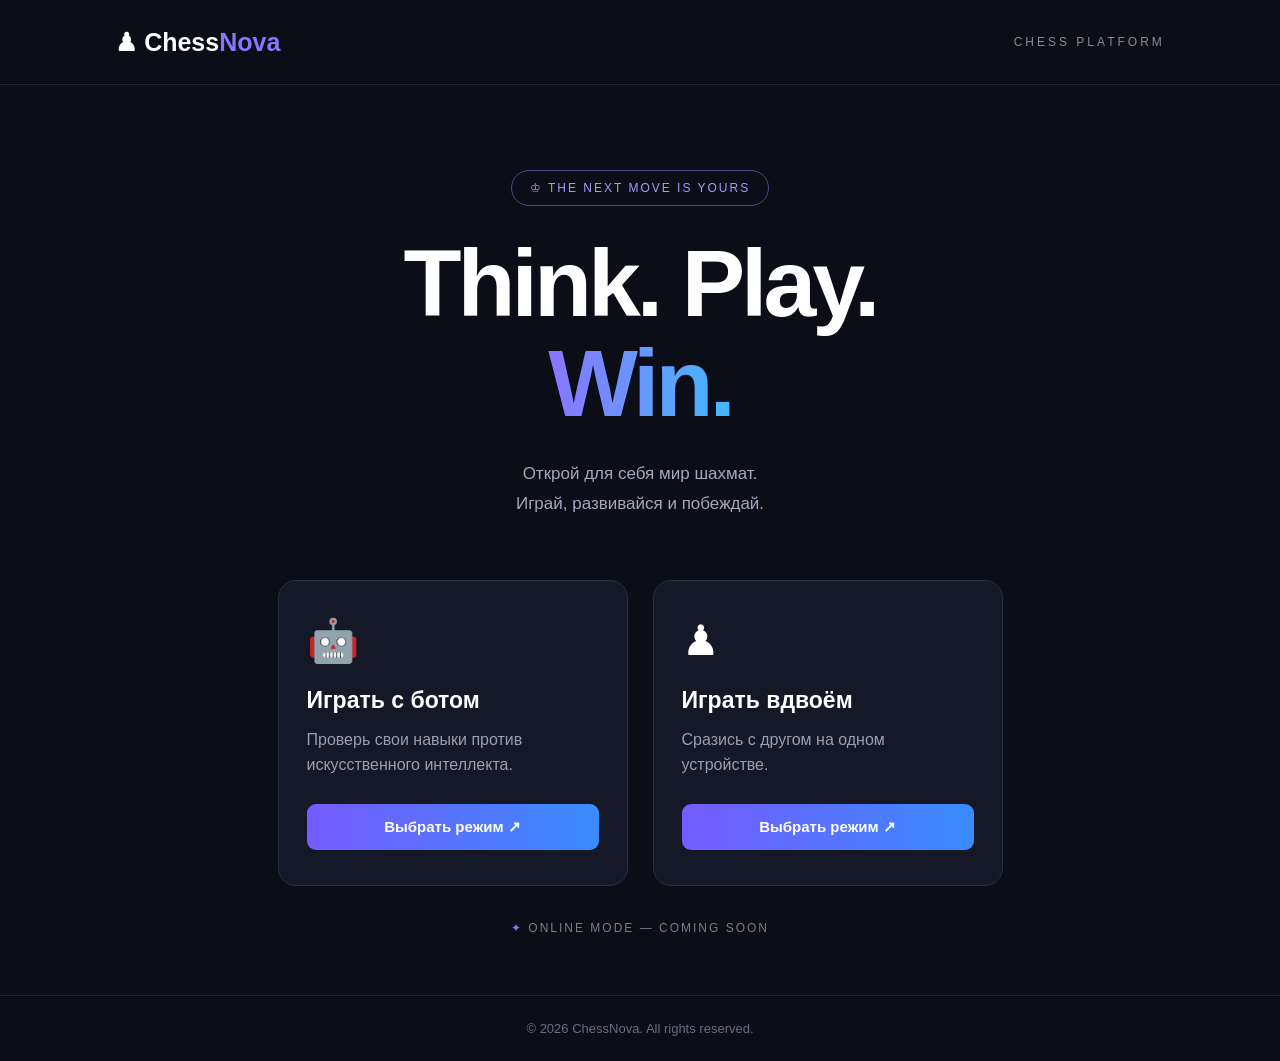
<file: index.html>
<!DOCTYPE html>
<html lang="ru">
<head>
    <meta charset="UTF-8">
    <meta name="viewport" content="width=device-width, initial-scale=1.0">
    <title>ChessNova — Play Chess</title>
    <link rel="icon" type="image/png" href="favicon.png">
    <link rel="stylesheet" href="style.css">
</head>
<body>

    <header class="navbar">
        <div class="logo">♟ Chess<span>Nova</span></div>
        <div class="nav-label">CHESS PLATFORM</div>
    </header>

    <main>
        <section class="hero">
            <div class="badge">♔ THE NEXT MOVE IS YOURS</div>

            <h1>Think. Play.<br><span>Win.</span></h1>

            <p class="subtitle">
                Открой для себя мир шахмат.<br>
                Играй, развивайся и побеждай.
            </p>

            <div class="modes">

                <div class="mode-card">
                    <div class="mode-icon">🤖</div>
                    <h2>Играть с ботом</h2>
                    <p>Проверь свои навыки против искусственного интеллекта.</p>
                    <button onclick="selectMode('bot')">
                        Выбрать режим ↗
                    </button>
                </div>

                <div class="mode-card">
                    <div class="mode-icon">♟</div>
                    <h2>Играть вдвоём</h2>
                    <p>Сразись с другом на одном устройстве.</p>
                    <button onclick="selectMode('local')">
                        Выбрать режим ↗
                    </button>
                </div>

            </div>

            <div class="coming-soon">
                <span>✦</span> ONLINE MODE — COMING SOON
            </div>
        </section>
    </main>

    <footer>
        <p>© 2026 ChessNova. All rights reserved.</p>
    </footer>

    <script src="script.js"></script>
</body>
</html>
</file>
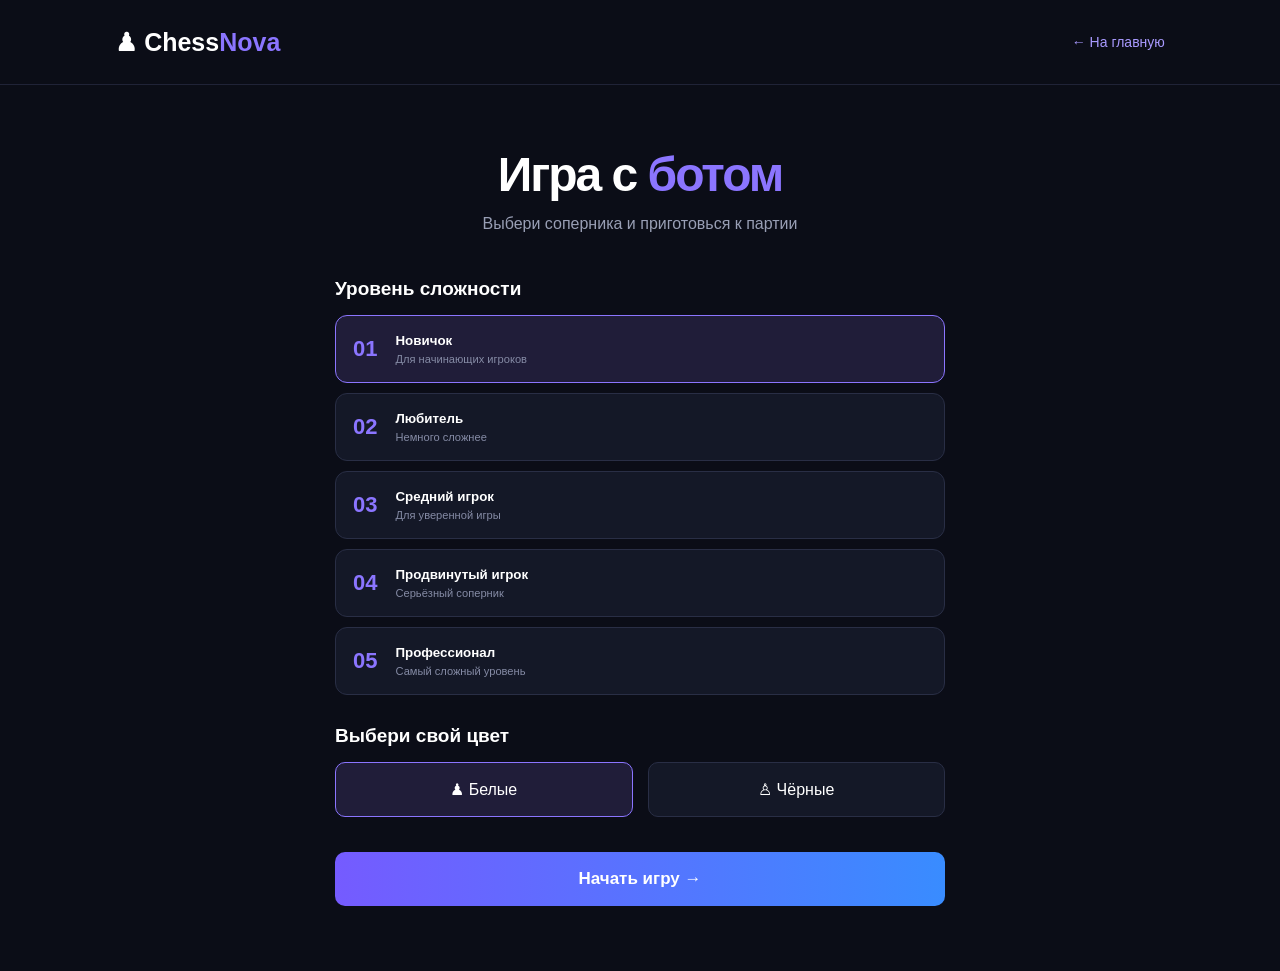
<file: bot.html>
<!DOCTYPE html>
<html lang="ru">
<head>
    <meta charset="UTF-8">
    <meta name="viewport" content="width=device-width, initial-scale=1.0">
    <title>ChessNova — Игра с ботом</title>
    <link rel="stylesheet" href="style.css">
</head>
<body>

    <header class="navbar">
        <div class="logo">♟ Chess<span>Nova</span></div>
        <a href="index.html" class="back-button">← На главную</a>
    </header>

    <main class="bot-menu">

        <h1>Игра с <span>ботом</span></h1>
        <p class="bot-subtitle">Выбери соперника и приготовься к партии</p>

        <h2>Уровень сложности</h2>

        <div class="difficulty-list">

            <button class="difficulty active" data-level="1">
                <span>01</span>
                <div>
                    <strong>Новичок</strong>
                    <small>Для начинающих игроков</small>
                </div>
            </button>

            <button class="difficulty" data-level="2">
                <span>02</span>
                <div>
                    <strong>Любитель</strong>
                    <small>Немного сложнее</small>
                </div>
            </button>

            <button class="difficulty" data-level="3">
                <span>03</span>
                <div>
                    <strong>Средний игрок</strong>
                    <small>Для уверенной игры</small>
                </div>
            </button>

            <button class="difficulty" data-level="4">
                <span>04</span>
                <div>
                    <strong>Продвинутый игрок</strong>
                    <small>Серьёзный соперник</small>
                </div>
            </button>

            <button class="difficulty" data-level="5">
                <span>05</span>
                <div>
                    <strong>Профессионал</strong>
                    <small>Самый сложный уровень</small>
                </div>
            </button>

        </div>

        <h2>Выбери свой цвет</h2>

<div class="color-options">
    <button class="color-choice active" data-color="w">
        ♟ Белые
    </button>

    <button class="color-choice" data-color="b">
        ♙ Чёрные
    </button>
</div>
    

        <button class="start-bot-button" id="startBot">
            Начать игру →
        </button>

    </main>

    <script src="bot.js"></script>
</body>
</html>
</file>
<file: style.css>
/* =================================
ОСНОВА
================================= */

* {
    margin: 0;
    padding: 0;
    box-sizing: border-box;
}

body {
    font-family: Arial, sans-serif;
    background: #0b0d17;
    color: white;
    min-height: 100vh;
}

.navbar {
    height: 85px;
    display: flex;
    justify-content: space-between;
    align-items: center;
    padding: 0 9%;
    border-bottom: 1px solid #202337;
}

.logo {
    font-size: 25px;
    font-weight: bold;
}

.logo span {
    color: #8b75ff;
}

.nav-label {
    color: #858ba5;
    font-size: 12px;
    letter-spacing: 3px;
}

.back-button,
.back-link {
    color: #a99aff;
    text-decoration: none;
    font-size: 14px;
}

/* =================================
2. ГЛАВНАЯ СТРАНИЦА
================================= */

.hero {
    text-align: center;
    padding: 85px 20px 60px;
}

.badge {
    display: inline-block;
    padding: 10px 18px;
    border: 1px solid #51458b;
    border-radius: 30px;
    color: #a99aff;
    font-size: 12px;
    letter-spacing: 2px;
    margin-bottom: 28px;
}

h1 {
    font-size: clamp(55px, 9vw, 95px);
    line-height: 1.05;
    letter-spacing: -4px;
}

h1 span {
    background: linear-gradient(90deg, #8b75ff, #43b9ff);
    -webkit-background-clip: text;
    -webkit-text-fill-color: transparent;
}

.subtitle {
    color: #a3a8bd;
    line-height: 1.8;
    font-size: 17px;
    margin-top: 25px;
}

.modes {
    display: flex;
    justify-content: center;
    gap: 25px;
    flex-wrap: wrap;
    margin: 60px auto 35px;
    max-width: 850px;
}

.mode-card {
    width: 350px;
    background: #141827;
    border: 1px solid #292e45;
    border-radius: 18px;
    padding: 35px 28px;
    text-align: left;
    transition: 0.3s;
}

.mode-card:hover {
    transform: translateY(-7px);
    border-color: #8170ff;
    box-shadow: 0 10px 40px #6752ff20;
}

.mode-icon {
    font-size: 42px;
    margin-bottom: 22px;
}

.mode-card h2 {
    font-size: 23px;
    margin-bottom: 13px;
}

.mode-card p {
    color: #999fb5;
    line-height: 1.6;
    min-height: 52px;
    margin-bottom: 25px;
}

.mode-card button {
    width: 100%;
    padding: 14px;
    background: linear-gradient(90deg, #755bff, #398cff);
    border: none;
    border-radius: 9px;
    color: white;
    font-size: 15px;
    font-weight: bold;
    cursor: pointer;
    transition: 0.2s;
}

.mode-card button:hover {
    opacity: 0.85;
    transform: scale(1.02);
}

.coming-soon {
    color: #777e98;
    font-size: 12px;
    letter-spacing: 2px;
    margin-top: 35px;
}

.coming-soon span {
    color: #8b75ff;
}

footer {
    text-align: center;
    padding: 25px;
    color: #666d85;
    border-top: 1px solid #202337;
    font-size: 13px;
}

/* =================================
3. ИГРА ВДВОЁМ
================================= */

.game-page {
    min-height: 100vh;
}

.chess-container {
    text-align: center;
    padding: 45px 15px;
}

.game-title {
    font-size: 42px;
    margin-bottom: 10px;
}

.game-title span {
    color: #8b75ff;
}

.game-subtitle {
    color: #999fb5;
    margin-bottom: 30px;
}

.game-panel {
    width: 100%;
    max-width: 650px;
    margin: auto;
}

.game-info {
    display: flex;
    justify-content: space-between;
    gap: 10px;
    margin-bottom: 15px;
    color: #b9b4ff;
}

/* =================================
4. ШАХМАТНАЯ ДОСКА
================================= */

.chessboard {
    display: grid;
    grid-template-columns: repeat(8, 1fr);
    width: 100%;
    max-width: 480px;
    aspect-ratio: 1 / 1;
    margin: 25px auto;
    border: 4px solid #292e45;
    border-radius: 8px;
    overflow: hidden;
}

.square,
.light-square,
.dark-square {
    display: flex;
    justify-content: center;
    align-items: center;
    aspect-ratio: 1 / 1;
    position: relative;
    cursor: pointer;
    user-select: none;
}

.light-square {
    background: #e8e0d5;
}

.dark-square {
    background: #7888a8;
}

/* =================================
5. ШАХМАТНЫЕ ФИГУРЫ
================================= */

.piece,
.white-piece,
.black-piece {
    font-size: clamp(25px, 6vw, 52px);
    line-height: 1;
    user-select: none;
    cursor: pointer;
}

.white-piece {
    color: #FFFFFF !important;
    -webkit-text-stroke: 0;
    text-shadow: 0 2px 3px #00000080;
}

.black-piece {
    color: #111111 !important;
    -webkit-text-stroke: 0;
    text-shadow: 0 1px 2px #ffffff55;
}

.selected-square {
    background: #9c91ff !important;
    outline: 3px solid #7057ff;
    outline-offset: -3px;
}

.possible-move::after {
    content: "";
    width: 25%;
    height: 25%;
    background: #8b75ff;
    border-radius: 50%;
    position: absolute;
    opacity: 0.8;
}

/* =================================
6. ШАХ
================================= */

.check-king {
    background: #e53935 !important;
    animation: checkFlash 3s ease-out;
}

@keyframes checkFlash {
    0% {
        background: #ff2424;
    }

    100% {
        background: #e53935;
    }
}

/* =================================
7. РЕЗУЛЬТАТ ИГРЫ
================================= */

.game-result {
    position: absolute;
    inset: 0;
    z-index: 10;
    background: rgba(5, 7, 18, 0.82);
    display: flex;
    justify-content: center;
    align-items: center;
    backdrop-filter: blur(5px);
}

.result-box {
    background: #191e31;
    border: 1px solid #8270ff;
    border-radius: 18px;
    padding: 35px 20px;
    width: 85%;
    box-shadow: 0 0 40px #755bff35;
}

.result-box h2 {
    font-size: 25px;
    margin-bottom: 12px;
}

.result-box p {
    color: #a3a8bd;
}

.restart-button {
    margin-top: 25px;
    padding: 14px 30px;
    background: linear-gradient(90deg, #755bff, #398cff);
    color: white;
    border: none;
    border-radius: 9px;
    font-size: 16px;
    cursor: pointer;
}

.restart-button:hover {
    opacity: 0.85;
}

/* =================================
8. МЕНЮ БОТА
================================= */

.bot-menu {
    max-width: 650px;
    margin: 65px auto;
    padding: 0 20px;
}

.bot-menu h1 {
    font-size: 48px;
    letter-spacing: -2px;
    text-align: center;
}

.bot-menu h1 span {
    color: #8b75ff;
    background: none;
    -webkit-text-fill-color: #8b75ff;
}

.bot-subtitle {
    text-align: center;
    color: #999fb5;
    margin: 15px 0 45px;
}

.bot-menu h2 {
    font-size: 19px;
    margin: 30px 0 15px;
}

.difficulty-list {
    display: flex;
    flex-direction: column;
    gap: 10px;
}

.difficulty {
    display: flex;
    align-items: center;
    gap: 18px;
    padding: 17px;
    background: #141827;
    border: 1px solid #292e45;
    border-radius: 12px;
    color: white;
    text-align: left;
    cursor: pointer;
    transition: 0.2s;
}

.difficulty > span {
    font-size: 22px;
    color: #8b75ff;
    font-weight: bold;
}

.difficulty strong,
.difficulty small {
    display: block;
}

.difficulty small {
    color: #858ba5;
    margin-top: 5px;
}

.difficulty:hover,
.difficulty.active {
    border-color: #8b75ff;
    background: #201d39;
}

/* =================================
9. ВЫБОР ЦВЕТА
================================= */

.color-options {
    display: flex;
    gap: 15px;
}

.color-choice {
    flex: 1;
    padding: 17px;
    background: #141827;
    border: 1px solid #292e45;
    border-radius: 10px;
    color: white;
    font-size: 16px;
    cursor: pointer;
}

.color-choice.active {
    border-color: #8b75ff;
    background: #201d39;
}

/* =================================
10. КНОПКА НАЧАЛА ИГРЫ
================================= */

.start-bot-button {
    width: 100%;
    margin-top: 35px;
    padding: 17px;
    background: linear-gradient(90deg, #755bff, #398cff);
    border: none;
    border-radius: 10px;
    color: white;
    font-size: 17px;
    font-weight: bold;
    cursor: pointer;
}

.start-bot-button:hover {
    opacity: 0.85;
}

/* =================================
11. ИГРА С БОТОМ
================================= */

.game-container {
    text-align: center;
    padding: 30px 15px;
}

.game-container h1 {
    font-size: 48px;
    letter-spacing: -2px;
    line-height: 1.15;
}

.game-container .chessboard {
    width: min(90vw, 480px);
    margin: 25px auto;
}

/* =================================
12. АДАПТИВНОСТЬ
================================= */

@media (max-width: 600px) {
    .navbar {
        padding: 0 20px;
    }

    .nav-label {
        font-size: 9px;
        letter-spacing: 1px;
    }

    .hero {
        padding-top: 60px;
    }

    .mode-card {
        width: 100%;
    }

    h1 {
        letter-spacing: -2px;
    }

    .bot-menu {
        margin-top: 40px;
    }

    .bot-menu h1 {
        font-size: 38px;
    }

    .game-container h1 {
        font-size: 36px;
    }

    .chess-container {
        padding: 30px 10px;
    }

    .game-info {
        font-size: 13px;
    }
}
</file>
